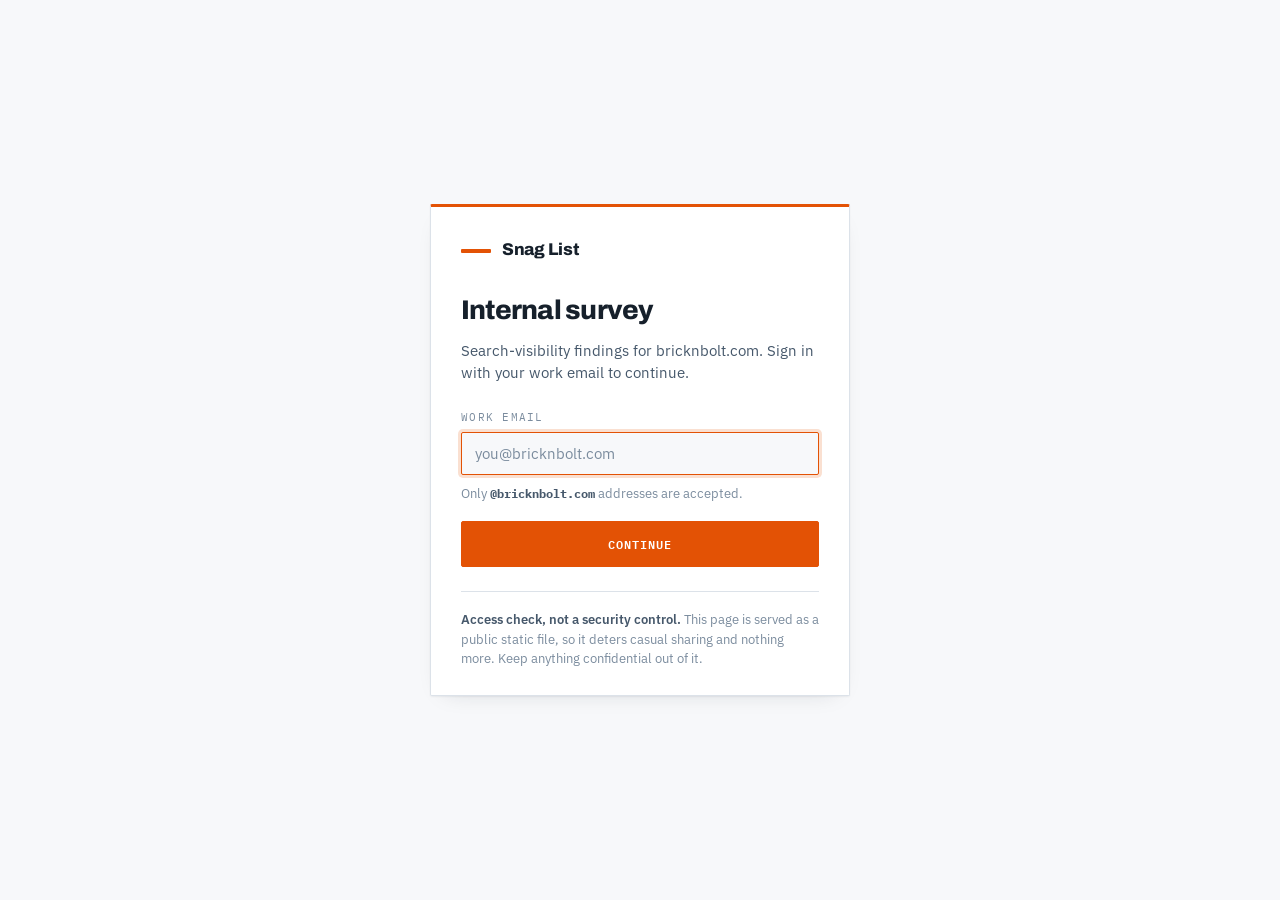
<file: index.html>
<!doctype html>
<html lang="en">
<head>
<meta charset="utf-8">
<meta name="viewport" content="width=device-width, initial-scale=1, viewport-fit=cover">
<title>Brick&amp;Bolt Snag List</title>
<meta name="description" content="A survey of bricknbolt.com laid out as a builder's snag list - every SEO and AEO/GEO pointer with what was measured, why it matters and what to do.">
<link rel="preconnect" href="https://fonts.googleapis.com">
<link rel="preconnect" href="https://fonts.gstatic.com" crossorigin>
<link rel="stylesheet" href="https://fonts.googleapis.com/css2?family=Archivo:wght@500;600;700;800&family=IBM+Plex+Mono:wght@400;500;600&family=IBM+Plex+Sans:wght@400;500;600&display=swap">
<link rel="stylesheet" href="app.css">
<style>img{max-width:100%} [hidden]{display:none!important}</style>
</head>
<body>
<!-- ══ DOMAIN GATE ════════════════════════════════════════════════════════
     Access check only — see auth.js. Not a security control. -->
<div class="lock" id="lockscreen" hidden>
  <div class="lock-card">
    <div class="lock-mark">
      <span class="rule-tick" aria-hidden="true"></span>
      <span class="lock-title">Snag List</span>
    </div>
    <h1 class="lock-h">Internal survey</h1>
    <p class="lock-p">
      Search-visibility findings for bricknbolt.com. Sign in with your work email
      to continue.
    </p>

    <form id="lock-form" novalidate>
      <label class="lock-label" for="lock-email">Work email</label>
      <input
        class="lock-input"
        id="lock-email"
        name="email"
        type="email"
        inputmode="email"
        autocomplete="email"
        spellcheck="false"
        placeholder="you@bricknbolt.com"
        aria-describedby="lock-hint"
        aria-invalid="false">
      <p class="lock-err" id="lock-err" role="alert" hidden></p>
      <p class="lock-hint" id="lock-hint">Only <b>@bricknbolt.com</b> addresses are accepted.</p>
      <button class="lock-btn" type="submit">Continue</button>
    </form>

    <p class="lock-note">
      <b>Access check, not a security control.</b> This page is served as a public
      static file, so it deters casual sharing and nothing more. Keep anything
      confidential out of it.
    </p>
  </div>
</div>

<div id="app" hidden>
<header class="masthead">
  <div class="wrap">
    <div class="mast-inner">
      <div class="mark">
        <span class="rule-tick" aria-hidden="true"></span>
        <h1>Snag List</h1>
        <span class="target">survey of <b>bricknbolt.com</b></span>
      </div>
      <div class="mast-meta">
        <span class="livedot" aria-hidden="true"></span>Re-measured 24 Sep 2026 · 6 templates<br>
        12,458 URLs enumerated · 157 checks<br>
        <span class="whoami"><span id="lock-who"></span><button type="button" id="signout">Sign out</button></span>
      </div>
    </div>
  </div>
</header>

<!-- ══ HERO — the thesis ══════════════════════════════════════════════════ -->
<section class="hero">
  <div class="wrap hero-inner">
    <div class="hero-copy">
      <span class="eyebrow">Search visibility survey</span>
      <h2 class="hero-h">Two surfaces. Two different jobs.</h2>
      <p class="hero-p">
        Google decides whether these pages can be <em>found</em>. ChatGPT and AI Overviews
        decide whether they get <em>quoted</em>. The same site can be strong at one and
        invisible in the other — and the work that fixes each is not the same work.
      </p>
      <div class="scorecard" role="table" aria-label="Audit scores out of ten">
        <div class="sc" role="row"><span class="sc-k" role="cell">SEO</span><span class="sc-v is-mid" role="cell">4<i>/10</i></span><span class="sc-n" role="cell">Sound base, broken architecture</span></div>
        <div class="sc" role="row"><span class="sc-k" role="cell">GEO</span><span class="sc-v is-low" role="cell">3<i>/10</i></span><span class="sc-n" role="cell">Entity conflicts, and a stale fact</span></div>
        <div class="sc" role="row"><span class="sc-k" role="cell">AEO</span><span class="sc-v is-mid" role="cell">5<i>/10</i></span><span class="sc-n" role="cell">Markup good, passages not shaped</span></div>
      </div>
    </div>
  </div>
</section>

<!-- ══ THE TWO PLACEHOLDERS ═══════════════════════════════════════════════ -->
<section class="wrap gates" aria-label="The two optimisation tracks">

  <!-- ── 1. SEO ── animation: nine competing pages collapse into one primary ── -->
  <a class="gate gate--seo" href="#seo">
    <div class="gate-viz" aria-hidden="true">
      <svg viewBox="0 0 320 150" role="presentation" class="viz viz-seo">
        <g class="viz-rays">
          <line x1="40"  y1="34"  x2="160" y2="75"/><line x1="40"  y1="75"  x2="160" y2="75"/>
          <line x1="40"  y1="116" x2="160" y2="75"/><line x1="90"  y1="24"  x2="160" y2="75"/>
          <line x1="90"  y1="126" x2="160" y2="75"/><line x1="272" y1="34"  x2="160" y2="75"/>
          <line x1="272" y1="75"  x2="160" y2="75"/><line x1="272" y1="116" x2="160" y2="75"/>
          <line x1="222" y1="24"  x2="160" y2="75"/>
        </g>
        <g class="viz-sats">
          <rect x="24"  y="26"  width="32" height="16" rx="1.5"/><rect x="24"  y="67"  width="32" height="16" rx="1.5"/>
          <rect x="24"  y="108" width="32" height="16" rx="1.5"/><rect x="74"  y="16"  width="32" height="16" rx="1.5"/>
          <rect x="74"  y="118" width="32" height="16" rx="1.5"/><rect x="256" y="26"  width="32" height="16" rx="1.5"/>
          <rect x="256" y="67"  width="32" height="16" rx="1.5"/><rect x="256" y="108" width="32" height="16" rx="1.5"/>
          <rect x="206" y="16"  width="32" height="16" rx="1.5"/>
        </g>
        <g class="viz-primary">
          <rect x="136" y="57" width="48" height="36" rx="2"/>
          <line x1="144" y1="68" x2="176" y2="68"/><line x1="144" y1="76" x2="170" y2="76"/>
          <line x1="144" y1="84" x2="173" y2="84"/>
        </g>
      </svg>
      <span class="viz-cap"><b>9</b> pages, one query &rarr; <b>1</b> primary</span>
    </div>
    <div class="gate-body">
      <span class="gate-num">01</span>
      <h3>SEO Optimize</h3>
      <p>Whether Google can find, crawl, understand and rank what already exists.
         Architecture first — no amount of content fixes nine pages fighting each
         other for one query.</p>
      <div class="gate-tally" id="gate-seo"></div>
      <span class="gate-go">Open the SEO snags<svg viewBox="0 0 16 16" width="13" height="13" aria-hidden="true"><path d="M2 8h11M9 4l4 4-4 4" fill="none" stroke="currentColor" stroke-width="1.7" stroke-linecap="round" stroke-linejoin="round"/></svg></span>
    </div>
  </a>

  <!-- ── 2. AEO/GEO ── animation: a passage is lifted out and cited ────────── -->
  <a class="gate gate--aeo" href="#aeo">
    <div class="gate-viz" aria-hidden="true">
      <svg viewBox="0 0 320 150" role="presentation" class="viz viz-aeo">
        <g class="viz-page">
          <rect x="18" y="14" width="126" height="122" rx="2"/>
          <line x1="30" y1="32" x2="104" y2="32" class="ln-h"/>
          <line x1="30" y1="46" x2="132" y2="46"/><line x1="30" y1="56" x2="126" y2="56"/>
          <g class="ln-lift">
            <rect x="26" y="66" width="110" height="26" rx="1.5"/>
            <line x1="30" y1="74" x2="128" y2="74"/><line x1="30" y1="84" x2="112" y2="84"/>
          </g>
          <line x1="30" y1="102" x2="132" y2="102"/><line x1="30" y1="112" x2="118" y2="112"/>
          <line x1="30" y1="122" x2="124" y2="122"/>
        </g>
        <g class="viz-arc"><path d="M140 79 C 178 79, 178 52, 198 52" fill="none"/></g>
        <g class="viz-answer">
          <rect x="190" y="30" width="112" height="76" rx="3"/>
          <line x1="202" y1="48" x2="272" y2="48"/><line x1="202" y1="58" x2="286" y2="58"/>
          <line x1="202" y1="68" x2="262" y2="68"/>
          <rect x="202" y="80" width="54" height="12" rx="6" class="cite"/>
        </g>
      </svg>
      <span class="viz-cap"><b>41</b> questions declared &rarr; <b>4</b> are headings</span>
    </div>
    <div class="gate-body">
      <span class="gate-num">02</span>
      <h3>AEO / GEO Optimize</h3>
      <p>Whether ChatGPT, AI Overviews and Perplexity quote Brick&amp;Bolt rather than a
         third-party listicle. Answer engines cite passages and entities, not pages —
         so this is different work.</p>
      <div class="gate-tally" id="gate-aeo"></div>
      <span class="gate-go">Open the AEO/GEO snags<svg viewBox="0 0 16 16" width="13" height="13" aria-hidden="true"><path d="M2 8h11M9 4l4 4-4 4" fill="none" stroke="currentColor" stroke-width="1.7" stroke-linecap="round" stroke-linejoin="round"/></svg></span>
    </div>
  </a>
</section>

<div class="survey wrap">
  <div class="stat is-crit">
    <span class="k">Health score</span>
    <span class="v">39<small>/100</small></span>
    <div class="n">weighted by severity</div>
  </div>
  <div class="stat is-crit">
    <span class="k">Critical open</span>
    <span class="v">13</span>
    <div class="n">across 6 templates</div>
  </div>
  <div class="stat">
    <span class="k">High open</span>
    <span class="v">34</span>
    <div class="n">fix before content spend</div>
  </div>
  <div class="stat is-accent">
    <span class="k">Pages competing</span>
    <span class="v">166</span>
    <div class="n">in 44 clusters, 10 cities</div>
  </div>
  <div class="stat">
    <span class="k">Not yet measured</span>
    <span class="v" id="stat-unknown">&mdash;</span>
    <div class="n">needs access or licence</div>
  </div>
</div>

<div class="controls">
  <div class="wrap">
    <div class="controls-inner" role="group" aria-label="Filter snags by status">
      <button class="chip" data-filter="all" aria-pressed="true">All</button>
      <button class="chip" data-filter="fail" aria-pressed="false">Failing</button>
      <button class="chip" data-filter="critical" aria-pressed="false">Critical only</button>
      <button class="chip" data-filter="pass" aria-pressed="false">Passing</button>
      <button class="chip" data-filter="unknown" aria-pressed="false">Not measured</button>
      <span class="spacer"></span>
      <span class="count-live" id="count-live" role="status"></span>
    </div>
  </div>
</div>

<main class="wrap">

  <section class="band" id="seo">
    <div class="band-head">
      <span class="eyebrow">Section 01</span>
      <h2>SEO Optimize</h2>
      <p>What decides whether Google can find, crawl, understand and rank the pages
         Brick&amp;Bolt already publishes. Architecture first — no amount of content
         fixes nine pages fighting each other for one query.</p>
      <div class="band-tally" id="tally-seo"></div>
    </div>
    <div id="mount-seo"></div>
  </section>

  <section class="band" id="aeo">
    <div class="band-head">
      <span class="eyebrow">Section 02</span>
      <h2>AEO / GEO Optimize</h2>
      <p>What decides whether ChatGPT, Google AI Overviews and Perplexity quote
         Brick&amp;Bolt rather than a third-party listicle. Answer engines cite
         passages and entities, not pages — so the work is different from Section 01.</p>
      <div class="band-tally" id="tally-aeo"></div>
    </div>
    <div id="mount-aeo"></div>

    <div class="note">
      <h4>Layout scaffold — extend via the skill file</h4>
      <p>Every row on this page is rendered from the <code>SNAGS</code> array in
         <code>data.js</code>. Adding a pointer means appending one object with
         <code>section</code>, <code>group</code>, <code>ref</code>, <code>status</code>,
         <code>severity</code>, <code>title</code>, <code>why</code>,
         <code>evidence</code> and <code>fix</code> — no markup changes, no build step.</p>
      <p>Markup lives in <code>shell.html</code>; <code>node build.mjs</code> writes both
         <code>index.html</code> (GitHub Pages) and <code>artifact.html</code> from it, so
         the two entry points cannot drift apart.</p>
      <p>Status values <code>fail</code> / <code>warn</code> / <code>pass</code> /
         <code>unknown</code> drive the pills, the filters and the tallies.
         <code>unknown</code> is deliberate: it marks what has not been measured yet
         rather than quietly omitting it.</p>
    </div>
  </section>

</main>

<footer class="foot">
  <div class="wrap">
    <div class="fgrid">
      <div>
        <b>Evidence.</b> Measured from production URLs on 24 Sep 2026 with a headless
        rendering browser, computed styles and full sitemap enumeration — not copied
        from a third-party tool. Scores use the seo-aeo-geo audit rubric.
      </div>
      <div class="mono">bnb-seo-aeo-geo · v0.4</div>
    </div>
  </div>
</footer>
</div>
<script src="data.js"></script>
<script src="auth.js"></script>
<script src="app.js"></script>
</body>
</html>
</file>
<file: app.css>
/* ── tokens ───────────────────────────────────────────────────────────── */
  :root {
    --paper:      #F7F8FA;   /* drafting paper — cool, faint blue-grey bias */
    --surface:    #FFFFFF;
    --surface-2:  #EFF2F6;
    --ink:        #16202B;   /* slate navy, not black */
    --ink-2:      #46586B;
    --ink-3:      #7B8C9E;
    --rule:       #DCE2E9;
    --rule-2:     #C3CDD8;

    --accent:     #E35205;   /* signal orange — site marking */
    --accent-ink: #FFFFFF;
    --accent-bg:  #FDEEE6;

    --crit:       #A81E12;   /* clay red */
    --crit-bg:    #FBEAE8;
    --warn:       #9A6100;   /* ochre */
    --warn-bg:    #FBF1E0;
    --pass:       #0F6B5C;   /* deep teal */
    --pass-bg:    #E4F2EF;
    --unk:        #5B6B7C;
    --unk-bg:     #EDF0F4;

    --shadow: 0 1px 2px rgba(22,32,43,.06), 0 8px 24px -16px rgba(22,32,43,.22);

    --display: 'Archivo', 'Helvetica Neue', Arial, sans-serif;
    --body: 'IBM Plex Sans', system-ui, -apple-system, 'Segoe UI', sans-serif;
    --mono: 'IBM Plex Mono', ui-monospace, 'SF Mono', Menlo, monospace;
  }

  @media (prefers-color-scheme: dark) {
    :root:not([data-theme="light"]) {
      color-scheme: dark;
      --paper:      #0D1318;
      --surface:    #151E26;
      --surface-2:  #1C2831;
      --ink:        #E7EDF3;
      --ink-2:      #A2B3C3;
      --ink-3:      #6E8294;
      --rule:       #24313B;
      --rule-2:     #33444F;

      --accent:     #FF7A3D;
      --accent-ink: #1A0E06;
      --accent-bg:  #2E1A0E;

      --crit:       #F8877C;
      --crit-bg:    #331715;
      --warn:       #E2AC52;
      --warn-bg:    #2E2412;
      --pass:       #4ED5B4;
      --pass-bg:    #0F2B27;
      --unk:        #93A5B6;
      --unk-bg:     #1D262E;

      --shadow: 0 1px 2px rgba(0,0,0,.4), 0 8px 24px -16px rgba(0,0,0,.7);
    }
  }
  :root[data-theme="dark"] {
    color-scheme: dark;
    --paper:#0D1318; --surface:#151E26; --surface-2:#1C2831;
    --ink:#E7EDF3; --ink-2:#A2B3C3; --ink-3:#6E8294;
    --rule:#24313B; --rule-2:#33444F;
    --accent:#FF7A3D; --accent-ink:#1A0E06; --accent-bg:#2E1A0E;
    --crit:#F8877C; --crit-bg:#331715; --warn:#E2AC52; --warn-bg:#2E2412;
    --pass:#4ED5B4; --pass-bg:#0F2B27; --unk:#93A5B6; --unk-bg:#1D262E;
    --shadow: 0 1px 2px rgba(0,0,0,.4), 0 8px 24px -16px rgba(0,0,0,.7);
  }

  * { box-sizing: border-box; }
  body {
    margin: 0;
    background: var(--paper);
    color: var(--ink);
    font-family: var(--body);
    font-size: 15px;
    line-height: 1.55;
    -webkit-font-smoothing: antialiased;
  }
  .wrap { max-width: 1140px; margin: 0 auto; padding-inline: 20px; }

  /* ── masthead ─────────────────────────────────────────────────────────── */
  header.masthead {
    border-bottom: 1px solid var(--rule);
    background: var(--surface);
  }
  .mast-inner {
    display: flex; flex-wrap: wrap; gap: 16px 28px;
    align-items: baseline; justify-content: space-between;
    padding-block: 22px 20px;
  }
  .mark {
    display: flex; align-items: baseline; gap: 12px; flex-wrap: wrap;
  }
  .mark h1 {
    font-family: var(--display);
    font-weight: 800; font-size: clamp(22px, 3.4vw, 30px);
    letter-spacing: -.02em; margin: 0; text-wrap: balance;
  }
  /* the accent tick — used in the masthead and on the lockscreen, so it is not
     scoped to either parent */
  .rule-tick {
    flex: none; width: 30px; height: 4px; background: var(--accent);
    border-radius: 1px; align-self: center;
  }
  .target {
    font-family: var(--mono); font-size: 12.5px; color: var(--ink-2);
  }
  .target b { color: var(--ink); font-weight: 600; }
  .mast-meta {
    font-family: var(--mono); font-size: 11.5px; color: var(--ink-3);
    text-align: right; line-height: 1.7;
  }

  /* ── survey strip ─────────────────────────────────────────────────────── */
  .survey {
    display: grid; gap: 1px;
    grid-template-columns: repeat(auto-fit, minmax(150px, 1fr));
    background: var(--rule);
    border-block: 1px solid var(--rule);
  }
  .stat { background: var(--surface); padding: 16px 18px 14px; }
  .stat .k {
    font-family: var(--mono); font-size: 10.5px; letter-spacing: .09em;
    text-transform: uppercase; color: var(--ink-3); display: block; margin-bottom: 6px;
  }
  .stat .v {
    font-family: var(--display); font-weight: 700; font-size: 25px;
    letter-spacing: -.02em; font-variant-numeric: tabular-nums; line-height: 1.1;
  }
  .stat .v small { font-size: 14px; font-weight: 600; color: var(--ink-3); }
  .stat .n { font-size: 11.5px; color: var(--ink-3); margin-top: 3px; }
  .stat.is-crit .v { color: var(--crit); }
  .stat.is-accent .v { color: var(--accent); }

  /* ── controls ─────────────────────────────────────────────────────────── */
  .controls {
    position: sticky; top: env(safe-area-inset-top, 0px); z-index: 20;
    background: color-mix(in srgb, var(--paper) 92%, transparent);
    backdrop-filter: blur(8px);
    border-bottom: 1px solid var(--rule);
  }
  .controls-inner {
    display: flex; flex-wrap: wrap; gap: 8px; align-items: center;
    padding-block: 11px;
  }
  .chip {
    font-family: var(--mono); font-size: 11.5px; font-weight: 500;
    letter-spacing: .04em; text-transform: uppercase;
    padding: 6px 12px; border-radius: 2px; cursor: pointer;
    border: 1px solid var(--rule-2); background: transparent; color: var(--ink-2);
    transition: background .14s, color .14s, border-color .14s;
  }
  .chip:hover { border-color: var(--ink-3); color: var(--ink); }
  .chip[aria-pressed="true"] {
    background: var(--ink); color: var(--paper); border-color: var(--ink);
  }
  .chip:focus-visible { outline: 2px solid var(--accent); outline-offset: 2px; }
  .spacer { flex: 1 1 auto; }
  .count-live {
    font-family: var(--mono); font-size: 11.5px; color: var(--ink-3);
    font-variant-numeric: tabular-nums;
  }

  /* ── sections ─────────────────────────────────────────────────────────── */
  section.band { padding-block: 44px 8px; }
  section.band + section.band { border-top: 1px solid var(--rule); }

  .band-head { margin-bottom: 26px; max-width: 62ch; }
  .eyebrow {
    display: inline-flex; align-items: center; gap: 9px;
    font-family: var(--mono); font-size: 11px; letter-spacing: .13em;
    text-transform: uppercase; color: var(--accent); font-weight: 600;
    margin-bottom: 10px;
  }
  .eyebrow::before {
    content: ""; width: 20px; height: 2px; background: var(--accent);
  }
  .band-head h2 {
    font-family: var(--display); font-weight: 800;
    font-size: clamp(25px, 4vw, 36px); letter-spacing: -.025em;
    margin: 0 0 9px; text-wrap: balance;
  }
  .band-head p { margin: 0; color: var(--ink-2); font-size: 15px; }
  .band-tally {
    font-family: var(--mono); font-size: 11.5px; color: var(--ink-3);
    margin-top: 12px; display: flex; flex-wrap: wrap; gap: 14px;
  }
  .band-tally b { font-weight: 600; }

  .group { margin-bottom: 30px; }
  .group-bar {
    display: flex; align-items: baseline; gap: 12px;
    padding-bottom: 8px; margin-bottom: 0;
    border-bottom: 2px solid var(--ink);
  }
  .group-bar h3 {
    font-family: var(--display); font-weight: 700; font-size: 14.5px;
    letter-spacing: .01em; margin: 0;
  }
  .group-bar .gn {
    font-family: var(--mono); font-size: 11px; color: var(--ink-3);
    margin-left: auto; font-variant-numeric: tabular-nums;
  }

  /* ── snag rows ────────────────────────────────────────────────────────── */
  .snag {
    display: grid;
    grid-template-columns: 78px minmax(0, 1.15fr) minmax(0, 1fr);
    gap: 4px 22px;
    padding: 16px 0 17px;
    border-bottom: 1px solid var(--rule);
    align-items: start;
  }
  .snag.hide { display: none; }

  .snag-ref {
    font-family: var(--mono); font-size: 11px; color: var(--ink-3);
    padding-top: 2px; line-height: 1.5;
  }
  .snag-ref .src { display: block; color: var(--ink-3); opacity: .75; margin-top: 2px; }

  .snag-main { min-width: 0; }
  .snag-title {
    font-family: var(--display); font-weight: 700; font-size: 16px;
    letter-spacing: -.01em; margin: 0 0 5px; display: flex;
    align-items: baseline; gap: 9px; flex-wrap: wrap; text-wrap: balance;
  }
  .snag-why { margin: 0; color: var(--ink-2); font-size: 14px; }

  .snag-side { min-width: 0; }
  .evidence {
    font-family: var(--mono); font-size: 11.5px; line-height: 1.6;
    background: var(--surface-2); border-left: 2px solid var(--rule-2);
    padding: 9px 11px; border-radius: 0 2px 2px 0; color: var(--ink-2);
    overflow-x: auto; margin: 0 0 8px;
  }
  .evidence.is-fail { border-left-color: var(--crit); }
  .evidence.is-warn { border-left-color: var(--warn); }
  .evidence.is-pass { border-left-color: var(--pass); }
  .evidence .lab {
    display: block; font-size: 9.5px; letter-spacing: .11em; text-transform: uppercase;
    color: var(--ink-3); margin-bottom: 3px;
  }
  .fix {
    font-size: 13.5px; color: var(--ink-2); margin: 0;
    padding-left: 13px; border-left: 2px solid var(--accent);
  }
  .fix b {
    font-family: var(--mono); font-size: 10px; letter-spacing: .1em;
    text-transform: uppercase; color: var(--accent); display: block;
    font-weight: 600; margin-bottom: 2px;
  }

  /* status pills */
  .pill {
    font-family: var(--mono); font-size: 9.5px; font-weight: 600;
    letter-spacing: .1em; text-transform: uppercase;
    padding: 3px 7px; border-radius: 2px; white-space: nowrap;
    position: relative; top: -1px;
  }
  .pill.fail { background: var(--crit-bg); color: var(--crit); }
  .pill.warn { background: var(--warn-bg); color: var(--warn); }
  .pill.pass { background: var(--pass-bg); color: var(--pass); }
  .pill.unk  { background: var(--unk-bg);  color: var(--unk); }
  .pill.sev  { background: transparent; color: var(--ink-3); border: 1px solid var(--rule-2); }

  /* ── notes / footer ───────────────────────────────────────────────────── */
  .note {
    background: var(--surface); border: 1px solid var(--rule);
    border-top: 3px solid var(--accent);
    padding: 18px 20px; border-radius: 2px; margin-block: 8px 34px;
    box-shadow: var(--shadow);
  }
  .note h4 {
    font-family: var(--display); font-weight: 700; font-size: 14px;
    margin: 0 0 7px;
  }
  .note p { margin: 0 0 8px; color: var(--ink-2); font-size: 14px; max-width: 74ch; }
  .note p:last-child { margin-bottom: 0; }
  .note code {
    font-family: var(--mono); font-size: 12.5px;
    background: var(--surface-2); padding: 1px 5px; border-radius: 2px;
  }

  footer.foot {
    border-top: 1px solid var(--rule); margin-top: 26px;
    padding-block: 26px 40px; color: var(--ink-3); font-size: 12.5px;
  }
  footer.foot .fgrid {
    display: flex; flex-wrap: wrap; gap: 10px 30px; justify-content: space-between;
  }
  footer.foot b { color: var(--ink-2); font-weight: 600; }
  .mono { font-family: var(--mono); }

  .empty {
    padding: 30px 0; color: var(--ink-3); font-family: var(--mono); font-size: 12.5px;
  }

  /* five tiles in a two-column grid leaves the last one orphaned — let it span */
  @media (max-width: 620px) {
    .stat:last-child:nth-child(odd) { grid-column: 1 / -1; }
  }

  @media (max-width: 860px) {
    .snag { grid-template-columns: 62px minmax(0, 1fr); }
    .snag-side { grid-column: 2; margin-top: 9px; }
    .mast-meta { text-align: left; }
  }
  @media (prefers-reduced-motion: reduce) {
    * { transition: none !important; animation: none !important; }
  }

  /* ══════════════════════════════════════════════════════════════════════
     HERO + THE TWO ANIMATED GATES
     Motion carries the finding, it does not decorate: the SEO gate shows
     nine competing pages collapsing into one primary; the AEO gate shows a
     passage being lifted out of a page and cited. Both loop slowly, pause
     on hover, and stop dead under prefers-reduced-motion.
     ══════════════════════════════════════════════════════════════════════ */

  .livedot {
    display: inline-block; width: 6px; height: 6px; border-radius: 50%;
    background: var(--pass); margin-right: 7px; vertical-align: middle;
    animation: pulse 2.6s ease-in-out infinite;
  }
  @keyframes pulse { 0%,100% { opacity: 1; } 50% { opacity: .35; } }

  .hero { border-bottom: 1px solid var(--rule); background: var(--surface); }
  .hero-inner { padding-block: 46px 40px; }
  .hero-copy { max-width: 66ch; }
  .hero-h {
    font-family: var(--display); font-weight: 800;
    font-size: clamp(30px, 5.2vw, 50px); line-height: 1.06;
    letter-spacing: -.033em; margin: 0 0 14px; text-wrap: balance;
  }
  .hero-p { margin: 0 0 26px; color: var(--ink-2); font-size: 16.5px; max-width: 58ch; }
  .hero-p em { color: var(--ink); font-style: normal; font-weight: 600; }

  .scorecard { display: flex; flex-wrap: wrap; gap: 0; border: 1px solid var(--rule); border-radius: 2px; overflow: hidden; }
  .sc { display: flex; flex-direction: column; gap: 2px; padding: 13px 20px 14px; flex: 1 1 150px; }
  .sc + .sc { border-left: 1px solid var(--rule); }
  .sc-k {
    font-family: var(--mono); font-size: 10px; letter-spacing: .13em;
    text-transform: uppercase; color: var(--ink-3);
  }
  .sc-v {
    font-family: var(--display); font-weight: 800; font-size: 30px;
    letter-spacing: -.03em; line-height: 1.05; font-variant-numeric: tabular-nums;
  }
  .sc-v i { font-style: normal; font-size: 14px; font-weight: 600; color: var(--ink-3); }
  .sc-v.is-low { color: var(--crit); }
  .sc-v.is-mid { color: var(--warn); }
  .sc-n { font-size: 12px; color: var(--ink-3); }

  /* ── the two gates ─────────────────────────────────────────────────────── */
  .gates {
    display: grid; grid-template-columns: repeat(auto-fit, minmax(330px, 1fr));
    gap: 20px; padding-block: 34px 8px;
  }
  .gate {
    display: flex; flex-direction: column; text-decoration: none; color: inherit;
    background: var(--surface); border: 1px solid var(--rule);
    border-top: 3px solid var(--rule-2); border-radius: 2px; overflow: hidden;
    transition: border-top-color .2s ease, transform .2s ease, box-shadow .2s ease;
  }
  .gate:hover, .gate:focus-visible {
    border-top-color: var(--accent); transform: translateY(-2px); box-shadow: var(--shadow);
  }
  .gate:focus-visible { outline: 2px solid var(--accent); outline-offset: 3px; }

  .gate-viz { position: relative; background: var(--surface-2); border-bottom: 1px solid var(--rule); }
  .viz { display: block; width: 100%; height: auto; }
  .viz-cap {
    position: absolute; left: 14px; bottom: 11px;
    font-family: var(--mono); font-size: 10.5px; color: var(--ink-3);
    letter-spacing: .02em;
  }
  .viz-cap b { color: var(--accent); font-weight: 600; }

  .gate-body { padding: 20px 22px 22px; display: flex; flex-direction: column; flex: 1; }
  .gate-num {
    font-family: var(--mono); font-size: 10.5px; letter-spacing: .15em;
    color: var(--accent); font-weight: 600; margin-bottom: 7px;
  }
  .gate h3 {
    font-family: var(--display); font-weight: 800; font-size: 22px;
    letter-spacing: -.022em; margin: 0 0 8px;
  }
  .gate p { margin: 0 0 14px; color: var(--ink-2); font-size: 14px; }
  .gate-tally {
    font-family: var(--mono); font-size: 11px; color: var(--ink-3);
    display: flex; flex-wrap: wrap; gap: 12px; margin-bottom: 15px;
  }
  .gate-tally b { font-weight: 600; }
  .gate-go {
    margin-top: auto; display: inline-flex; align-items: center; gap: 7px;
    font-family: var(--mono); font-size: 11.5px; font-weight: 500;
    letter-spacing: .05em; text-transform: uppercase; color: var(--accent);
  }
  .gate-go svg { transition: transform .2s ease; }
  .gate:hover .gate-go svg { transform: translateX(3px); }

  /* ── viz 01 · consolidation ────────────────────────────────────────────── */
  .viz-seo .viz-sats rect { fill: var(--rule-2); opacity: .55; }
  .viz-seo .viz-rays line { stroke: var(--rule-2); stroke-width: 1; opacity: 0; }
  .viz-seo .viz-primary rect { fill: none; stroke: var(--accent); stroke-width: 1.6; }
  .viz-seo .viz-primary line { stroke: var(--accent); stroke-width: 1.4; opacity: .5; }

  .viz-seo .viz-sats rect { animation: satDrift 7s ease-in-out infinite; }
  .viz-seo .viz-rays line { animation: rayFade 7s ease-in-out infinite; }
  .viz-seo .viz-primary  { animation: primaryLift 7s ease-in-out infinite; transform-origin: 160px 75px; }
  .viz-seo .viz-sats rect:nth-child(2n)   { animation-delay: .12s; }
  .viz-seo .viz-sats rect:nth-child(3n)   { animation-delay: .24s; }
  .viz-seo .viz-rays line:nth-child(2n)   { animation-delay: .1s; }
  .viz-seo .viz-rays line:nth-child(3n)   { animation-delay: .2s; }

  @keyframes satDrift {
    0%, 22%   { transform: translate(0,0);            opacity: .55; }
    52%, 74%  { transform: translate(var(--tx,0),0);  opacity: .12; }
    100%      { transform: translate(0,0);            opacity: .55; }
  }
  .viz-seo .viz-sats rect:nth-child(-n+5) { --tx: 58px; }
  .viz-seo .viz-sats rect:nth-child(n+6)  { --tx: -58px; }

  @keyframes rayFade {
    0%, 18%  { opacity: 0; }
    40%, 70% { opacity: .85; }
    92%,100% { opacity: 0; }
  }
  @keyframes primaryLift {
    0%, 26%   { opacity: .45; transform: scale(.97); }
    54%, 78%  { opacity: 1;   transform: scale(1); }
    100%      { opacity: .45; transform: scale(.97); }
  }

  /* ── viz 02 · extraction ───────────────────────────────────────────────── */
  .viz-aeo .viz-page rect  { fill: none; stroke: var(--rule-2); stroke-width: 1; }
  .viz-aeo .viz-page line  { stroke: var(--rule-2); stroke-width: 2.4; stroke-linecap: round; }
  .viz-aeo .viz-page .ln-h { stroke: var(--ink-3); stroke-width: 3; }
  .viz-aeo .ln-lift rect   { fill: var(--accent-bg); stroke: var(--accent); stroke-width: 1; }
  .viz-aeo .ln-lift line   { stroke: var(--accent); }
  .viz-aeo .viz-arc path   { stroke: var(--accent); stroke-width: 1.4; stroke-dasharray: 3 3; opacity: 0; }
  .viz-aeo .viz-answer rect { fill: var(--surface); stroke: var(--rule-2); stroke-width: 1; }
  .viz-aeo .viz-answer line { stroke: var(--rule-2); stroke-width: 2.4; stroke-linecap: round; }
  .viz-aeo .viz-answer .cite { fill: var(--accent); stroke: none; }

  .viz-aeo .ln-lift     { animation: liftPassage 7s ease-in-out infinite; }
  .viz-aeo .viz-arc path{ animation: arcDraw 7s ease-in-out infinite; }
  .viz-aeo .viz-answer  { animation: answerIn 7s ease-in-out infinite; transform-origin: 246px 68px; }
  .viz-aeo .viz-answer line { animation: fillLine 7s ease-in-out infinite; }
  .viz-aeo .viz-answer line:nth-of-type(2) { animation-delay: .14s; }
  .viz-aeo .viz-answer line:nth-of-type(3) { animation-delay: .28s; }
  .viz-aeo .viz-answer .cite { animation: citeIn 7s ease-in-out infinite; }

  @keyframes liftPassage {
    0%, 14%  { opacity: .35; transform: translateY(0); }
    30%, 82% { opacity: 1;   transform: translateY(-2px); }
    100%     { opacity: .35; transform: translateY(0); }
  }
  @keyframes arcDraw { 0%,26% { opacity: 0; } 44%,78% { opacity: .9; } 96%,100% { opacity: 0; } }
  @keyframes answerIn {
    0%, 32%   { opacity: 0; transform: scale(.96); }
    50%, 80%  { opacity: 1; transform: scale(1); }
    100%      { opacity: 0; transform: scale(.96); }
  }
  @keyframes fillLine {
    0%, 42%  { transform: scaleX(0); opacity: 0; }
    58%, 82% { transform: scaleX(1); opacity: 1; }
    100%     { transform: scaleX(0); opacity: 0; }
  }
  .viz-aeo .viz-answer line { transform-origin: 202px 0; }
  @keyframes citeIn { 0%,56% { opacity: 0; } 68%,82% { opacity: 1; } 100% { opacity: 0; } }

  /* hovering a gate pauses its animation so the frame can be read */
  .gate:hover .viz *, .gate:focus-within .viz * { animation-play-state: paused; }

  /* row highlighting, per the data-dense dashboard pattern */
  .snag { transition: background .15s ease; }
  .snag:hover { background: var(--surface); }

  @media (max-width: 700px) {
    .sc + .sc { border-left: 0; border-top: 1px solid var(--rule); }
    .sc { flex-basis: 100%; flex-direction: row; align-items: baseline; gap: 10px; }
    .sc-n { margin-left: auto; text-align: right; }
  }

  @media (prefers-reduced-motion: reduce) {
    .livedot, .viz * { animation: none !important; }
    /* resting frame must still read correctly with no motion at all */
    .viz-seo .viz-rays line { opacity: .85; }
    .viz-seo .viz-primary   { opacity: 1; }
    .viz-aeo .viz-arc path  { opacity: .9; }
    .viz-aeo .viz-answer    { opacity: 1; }
    .viz-aeo .viz-answer line { transform: scaleX(1); opacity: 1; }
    .viz-aeo .viz-answer .cite { opacity: 1; }
    .viz-aeo .ln-lift       { opacity: 1; }
    .gate:hover { transform: none; }
  }

  /* ══════════════════════════════════════════════════════════════════════
     DOMAIN GATE
     An access check, not a security control — see auth.js. Styled to say
     "internal tool" rather than "secure area", because it is not one.
     ══════════════════════════════════════════════════════════════════════ */

  body.is-locked { overflow: hidden; }

  .lock {
    position: fixed; inset: 0; z-index: 100;
    display: grid; place-items: center;
    padding: 24px 20px;
    padding-top: calc(24px + env(safe-area-inset-top, 0px));
    padding-bottom: calc(24px + env(safe-area-inset-bottom, 0px));
    background: var(--paper);
    overflow-y: auto;
  }

  .lock-card {
    width: 100%; max-width: 420px;
    background: var(--surface);
    border: 1px solid var(--rule);
    border-top: 3px solid var(--accent);
    border-radius: 2px;
    padding: 30px 30px 26px;
    box-shadow: var(--shadow);
  }

  .lock-mark { display: flex; align-items: center; gap: 11px; margin-bottom: 26px; }
  .lock-title {
    font-family: var(--display); font-weight: 800; font-size: 17px;
    letter-spacing: -.015em;
  }
  .lock-h {
    font-family: var(--display); font-weight: 800;
    font-size: 27px; letter-spacing: -.028em; margin: 0 0 8px;
  }
  .lock-p { margin: 0 0 24px; color: var(--ink-2); font-size: 14.5px; }

  .lock-label {
    display: block; font-family: var(--mono); font-size: 10.5px;
    letter-spacing: .12em; text-transform: uppercase; color: var(--ink-3);
    margin-bottom: 7px;
  }
  .lock-input {
    width: 100%; box-sizing: border-box;
    font-family: var(--body); font-size: 15px; color: var(--ink);
    background: var(--paper);
    border: 1px solid var(--rule-2); border-radius: 2px;
    padding: 11px 13px;
    transition: border-color .15s ease, box-shadow .15s ease;
  }
  .lock-input::placeholder { color: var(--ink-3); }
  .lock-input:focus {
    outline: none; border-color: var(--accent);
    box-shadow: 0 0 0 3px color-mix(in srgb, var(--accent) 18%, transparent);
  }
  .lock-input[aria-invalid="true"] { border-color: var(--crit); }

  .lock-err {
    margin: 9px 0 0; font-size: 13px; color: var(--crit);
    display: flex; gap: 6px; align-items: flex-start;
  }
  .lock-err::before { content: "!"; font-family: var(--mono); font-weight: 600; }
  .lock-hint { margin: 9px 0 0; font-size: 12.5px; color: var(--ink-3); }
  .lock-hint b { color: var(--ink-2); font-family: var(--mono); font-size: 12px; }

  .lock-btn {
    width: 100%; margin-top: 18px; cursor: pointer;
    font-family: var(--mono); font-size: 12px; font-weight: 600;
    letter-spacing: .09em; text-transform: uppercase;
    color: var(--accent-ink); background: var(--accent);
    border: 1px solid var(--accent); border-radius: 2px;
    padding: 12px 16px; min-height: 44px;
    transition: filter .15s ease, transform .1s ease;
  }
  .lock-btn:hover { filter: brightness(1.07); }
  .lock-btn:active { transform: translateY(1px); }
  .lock-btn:focus-visible { outline: 2px solid var(--ink); outline-offset: 2px; }

  .lock-note {
    margin: 24px 0 0; padding-top: 18px;
    border-top: 1px solid var(--rule);
    font-size: 12.5px; line-height: 1.55; color: var(--ink-3);
  }
  .lock-note b { color: var(--ink-2); font-weight: 600; }

  /* signed-in strip in the masthead */
  .whoami {
    display: inline-flex; align-items: center; gap: 9px;
    margin-top: 5px; font-family: var(--mono); font-size: 11px;
  }
  .whoami #lock-who { color: var(--ink-2); }
  #signout {
    cursor: pointer; font-family: var(--mono); font-size: 10.5px;
    letter-spacing: .06em; text-transform: uppercase;
    color: var(--ink-3); background: none;
    border: 1px solid var(--rule-2); border-radius: 2px;
    padding: 3px 8px; min-height: 26px;
    transition: color .15s ease, border-color .15s ease;
  }
  #signout:hover { color: var(--accent); border-color: var(--accent); }
  #signout:focus-visible { outline: 2px solid var(--accent); outline-offset: 2px; }

  @media (max-width: 860px) {
    .whoami { margin-top: 8px; }
  }
</file>
